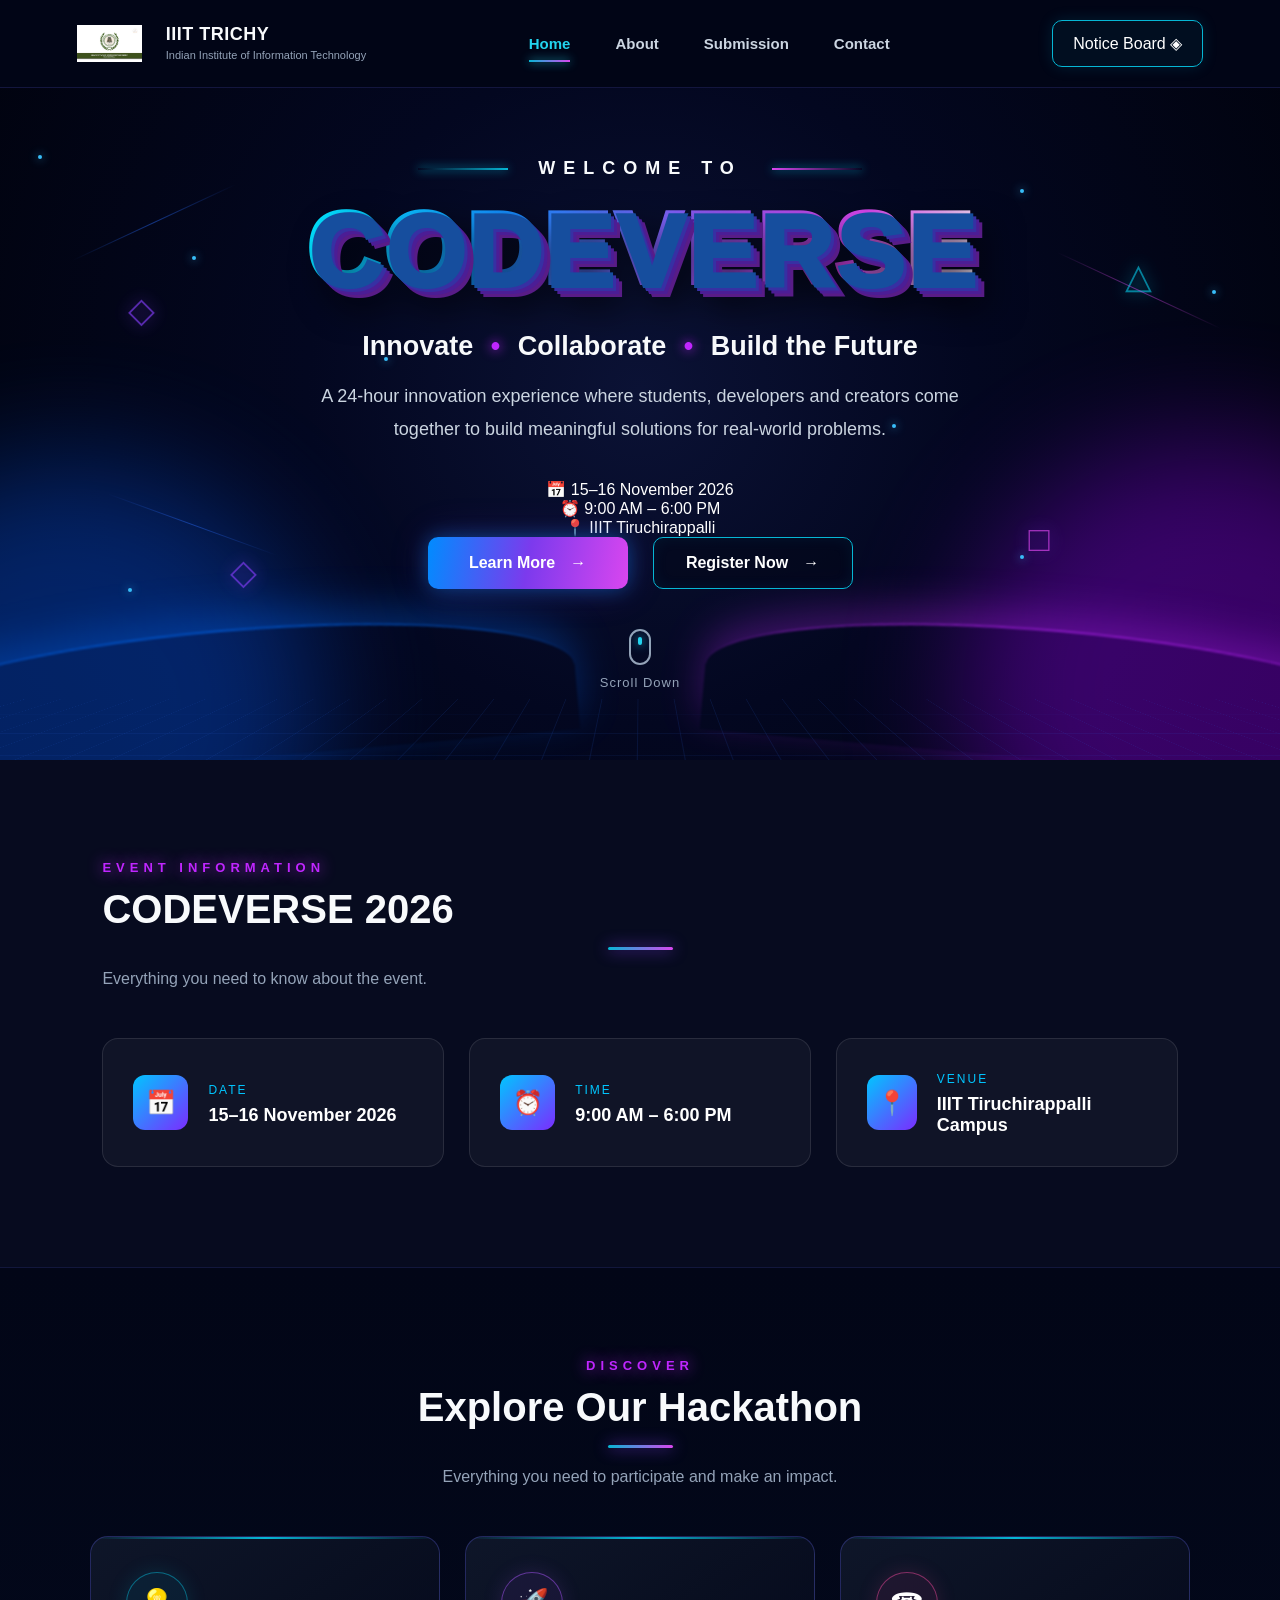
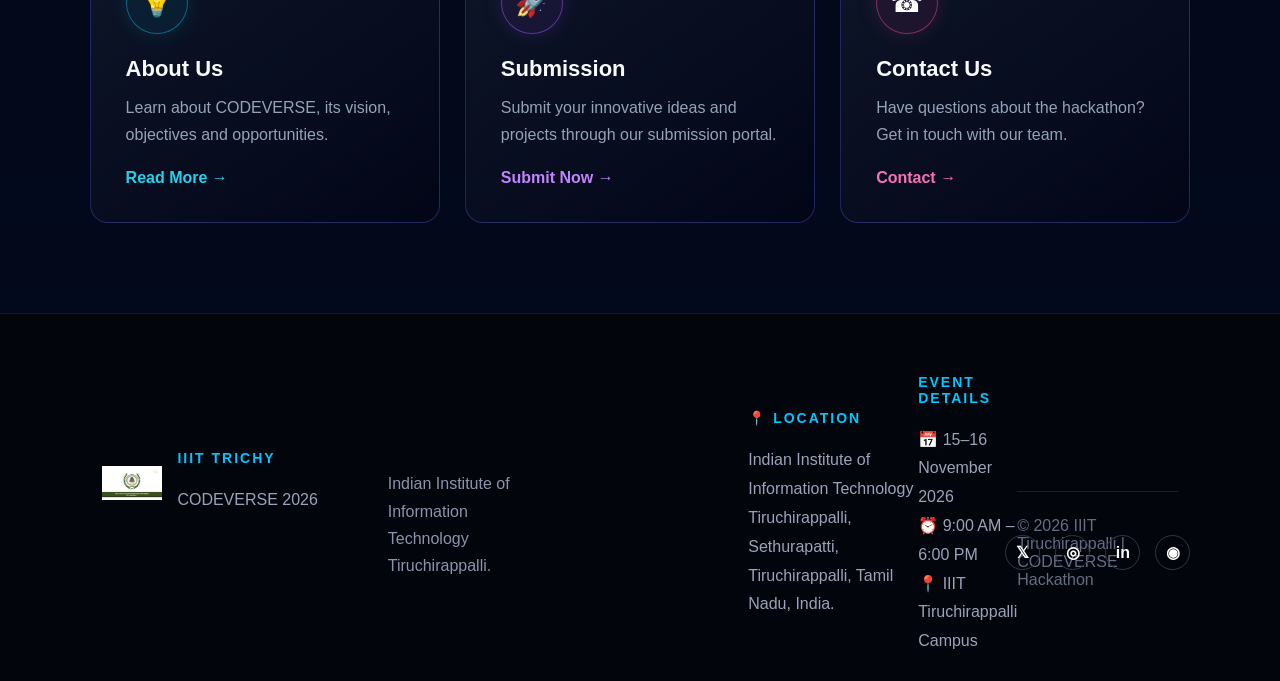
<file: index.html>
<!DOCTYPE html>
<html lang="en">

<head>

    <meta charset="UTF-8">

    <meta name="viewport"
          content="width=device-width, initial-scale=1.0">

    <title>CODEVERSE 2026 | IIIT Trichy</title>

    <link rel="stylesheet"
          href="css/style.css">

</head>


<body>


    <!-- =========================
         NAVIGATION
    ========================== -->

    <header class="navbar">

        <div class="logo">

            <img src="images/iiit-trichy-logo.png"
                 alt="IIIT Trichy Logo"
                 class="college-logo">

            <div class="logo-text">

                <h2>IIIT TRICHY</h2>

                <span>
                    Indian Institute of Information Technology
                </span>

            </div>

        </div>


        <nav>

            <ul class="nav-links">

                <li>
                    <a href="index.html"
                       class="active">
                        Home
                    </a>
                </li>

                <li>
                    <a href="about.html">
                        About
                    </a>
                </li>

                <li>
                    <a href="submission.html">
                        Submission
                    </a>
                </li>

                <li>
                    <a href="contact.html">
                        Contact
                    </a>
                </li>

            </ul>

        </nav>


        <a href="submission.html"
           class="notice-btn">

            Notice Board

            <span>◈</span>

        </a>

    </header>



    <!-- =========================
         HERO SECTION
    ========================== -->

    <main>

        <section class="hero">


            <!-- Background -->

            <div class="hero-background">

                <div class="glow glow-blue"></div>

                <div class="glow glow-purple"></div>


                <!-- Stars -->

                <span class="star star-1"></span>
                <span class="star star-2"></span>
                <span class="star star-3"></span>
                <span class="star star-4"></span>
                <span class="star star-5"></span>
                <span class="star star-6"></span>
                <span class="star star-7"></span>
                <span class="star star-8"></span>


                <!-- Floating Shapes -->

                <div class="floating-shape shape-1">
                    ◇
                </div>

                <div class="floating-shape shape-2">
                    △
                </div>

                <div class="floating-shape shape-3">
                    ◇
                </div>

                <div class="floating-shape shape-4">
                    □
                </div>


                <!-- Connecting Lines -->

                <div class="network network-1"></div>

                <div class="network network-2"></div>

                <div class="network network-3"></div>


                <!-- Neon Waves -->

                <div class="wave wave-blue"></div>

                <div class="wave wave-purple"></div>


                <!-- Perspective Grid -->

                <div class="perspective-grid"></div>

            </div>



            <!-- Hero Content -->

            <div class="hero-content">


                <div class="welcome">

                    <span></span>

                    WELCOME TO

                    <span></span>

                </div>


                <h1 class="hackathon-title">

                    CODEVERSE

                </h1>


                <h2 class="tagline">

                    Innovate

                    <span>•</span>

                    Collaborate

                    <span>•</span>

                    Build the Future

                </h2>


                <p class="hero-description">

                    A 24-hour innovation experience where
                    students, developers and creators come
                    together to build meaningful solutions
                    for real-world problems.

                </p>


                <!-- Event Quick Info -->

                <div class="hero-event-info">

                    <div>

                        <strong>📅</strong>

                        <span>
                            15–16 November 2026
                        </span>

                    </div>


                    <div>

                        <strong>⏰</strong>

                        <span>
                            9:00 AM – 6:00 PM
                        </span>

                    </div>


                    <div>

                        <strong>📍</strong>

                        <span>
                            IIIT Tiruchirappalli
                        </span>

                    </div>

                </div>


                <!-- Buttons -->

                <div class="hero-buttons">

                    <a href="about.html"
                       class="btn primary-btn">

                        Learn More

                        <span>→</span>

                    </a>


                    <a href="submission.html"
                       class="btn secondary-btn">

                        Register Now

                        <span>→</span>

                    </a>

                </div>


                <!-- Scroll -->

                <div class="scroll-indicator">

                    <div class="mouse">

                        <div></div>

                    </div>

                    <p>
                        Scroll Down
                    </p>

                </div>

            </div>

        </section>



        <!-- =========================
             EVENT DETAILS
        ========================== -->

        <section class="event-details">


            <div class="section-heading">

                <p>
                    EVENT INFORMATION
                </p>

                <h2>
                    CODEVERSE 2026
                </h2>

                <div class="heading-line"></div>

                <span>
                    Everything you need to know
                    about the event.
                </span>

            </div>


            <div class="event-info">


                <!-- Date -->

                <div class="event-item">

                    <div class="event-icon">
                        📅
                    </div>

                    <div>

                        <span>
                            DATE
                        </span>

                        <h3>
                            15–16 November 2026
                        </h3>

                    </div>

                </div>



                <!-- Time -->

                <div class="event-item">

                    <div class="event-icon">
                        ⏰
                    </div>

                    <div>

                        <span>
                            TIME
                        </span>

                        <h3>
                            9:00 AM – 6:00 PM
                        </h3>

                    </div>

                </div>



                <!-- Venue -->

                <div class="event-item">

                    <div class="event-icon">
                        📍
                    </div>

                    <div>

                        <span>
                            VENUE
                        </span>

                        <h3>
                            IIIT Tiruchirappalli Campus
                        </h3>

                    </div>

                </div>

            </div>

        </section>



        <!-- =========================
             EXPLORE SECTION
        ========================== -->

        <section class="explore">


            <div class="section-heading">

                <p>
                    DISCOVER
                </p>

                <h2>
                    Explore Our Hackathon
                </h2>

                <div class="heading-line"></div>

                <span>
                    Everything you need to participate
                    and make an impact.
                </span>

            </div>



            <div class="cards">


                <!-- About -->

                <div class="card card-blue">

                    <div class="card-icon">
                        💡
                    </div>

                    <h3>
                        About Us
                    </h3>

                    <p>

                        Learn about CODEVERSE,
                        its vision, objectives and
                        opportunities.

                    </p>

                    <a href="about.html">
                        Read More →
                    </a>

                </div>



                <!-- Submission -->

                <div class="card card-purple">

                    <div class="card-icon">
                        🚀
                    </div>

                    <h3>
                        Submission
                    </h3>

                    <p>

                        Submit your innovative ideas
                        and projects through our
                        submission portal.

                    </p>

                    <a href="submission.html">
                        Submit Now →
                    </a>

                </div>



                <!-- Contact -->

                <div class="card card-pink">

                    <div class="card-icon">
                        ☎
                    </div>

                    <h3>
                        Contact Us
                    </h3>

                    <p>

                        Have questions about the
                        hackathon? Get in touch
                        with our team.

                    </p>

                    <a href="contact.html">
                        Contact →
                    </a>

                </div>


            </div>

        </section>

    </main>



    <!-- =========================
         FOOTER
    ========================== -->

    <footer>


        <div class="footer-content">


            <!-- College -->

            <div class="footer-col">
            <div class="footer-logo"> <img src="images/iiit-trichy-logo.png" 
                alt="IIIT Trichy Logo">
                 <div> 
                    <h3> IIIT TRICHY </h3>
                     <p> CODEVERSE 2026 </p> 
            </div>
         </div>


                          </div>
                <p class="footer-description">

                    Indian Institute of Information
                    Technology Tiruchirappalli.

                </p>

            </div>



            <!-- Location -->

            <div class="footer-col location">

                <h3>
                    📍 LOCATION
                </h3>

                <p>

                    Indian Institute of Information
                    Technology Tiruchirappalli,<br>

                    Sethurapatti,<br>

                    Tiruchirappalli,
                    Tamil Nadu, India.

                </p>

            </div>



            <!-- Event -->

            <div class="footer-col">

                <h3>
                    EVENT DETAILS
                </h3>

                <p>
                    📅 15–16 November 2026
                </p>

                <p>
                    ⏰ 9:00 AM – 6:00 PM
                </p>

                <p>
                    📍 IIIT Tiruchirappalli Campus
                </p>

            </div>


        </div>



        <!-- Footer Bottom -->

        <div class="footer-bottom">


            <p>

                © 2026 IIIT Tiruchirappalli |
                CODEVERSE Hackathon

            </p>


            <div class="social-links">

                <a href="#">
                    𝕏
                </a>

                <a href="#">
                    ◎
                </a>

                <a href="#">
                    in
                </a>

                <a href="#">
                    ◉
                </a>

            </div>


        </div>

    </footer>



    <script src="js/script.js"></script>

</body>

</html>
</file>
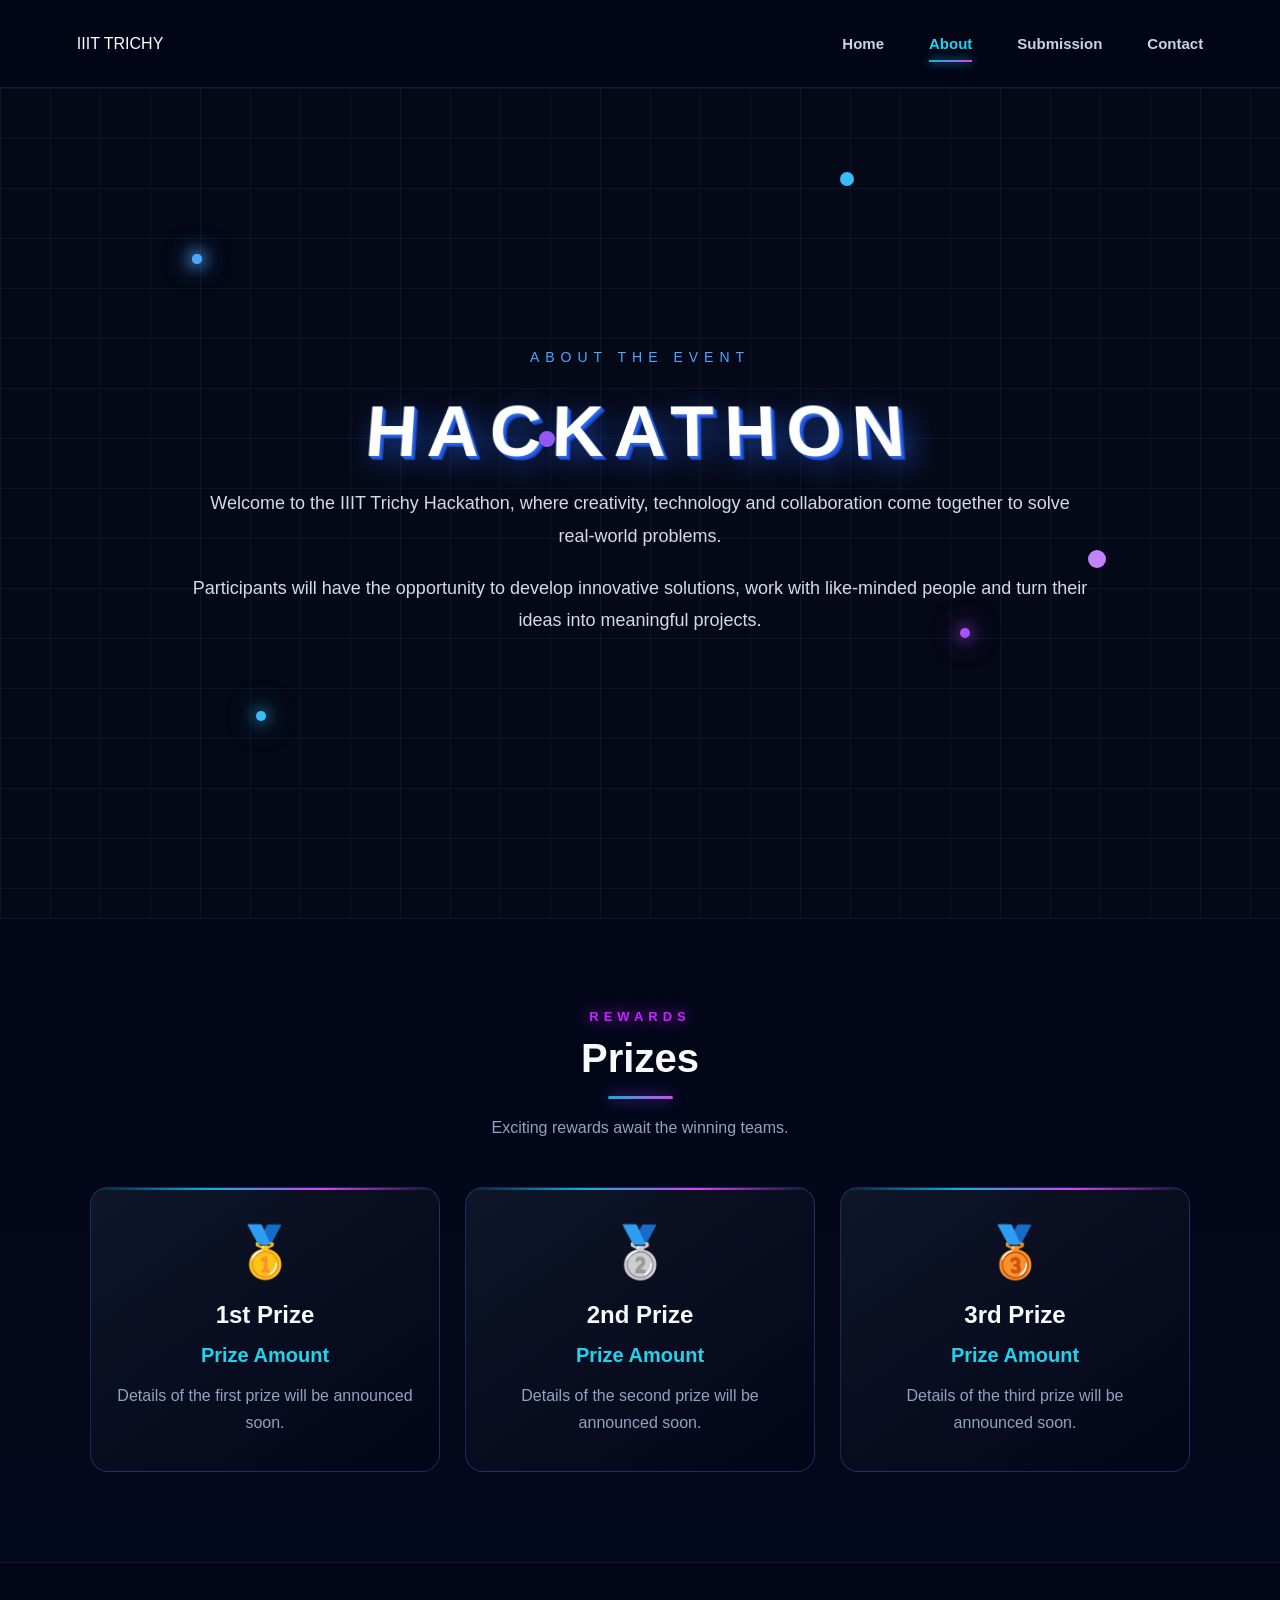
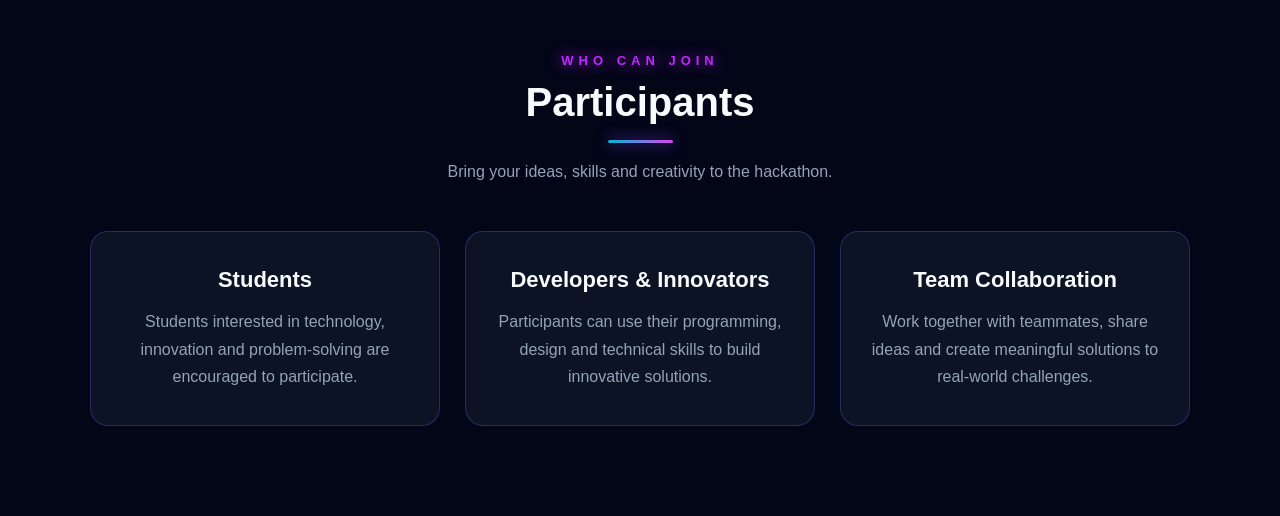
<file: about.html>
<!DOCTYPE html>
<html lang="en">

<head>
    <meta charset="UTF-8">
    <meta name="viewport" content="width=device-width, initial-scale=1.0">

    <title>About | Hackathon</title>

    <link rel="stylesheet" href="css/style.css">
</head>

<body>

    <!-- Navigation -->
    <nav class="navbar">

        <div class="logo">
            IIIT TRICHY
        </div>

        <div class="nav-links">
            <a href="index.html">Home</a>
            <a href="about.html" class="active">About</a>
            <a href="submission.html">Submission</a>
            <a href="contact.html">Contact</a>
        </div>

    </nav>


    <!-- About Section -->
    <main class="about-page">

        <!-- Particles -->
        <div class="particle particle-1"></div>
        <div class="particle particle-2"></div>
        <div class="particle particle-3"></div>

        <div class="about-content">

            <p class="subtitle">ABOUT THE EVENT</p>

            <h1>HACKATHON</h1>

            <p class="about-text">
                Welcome to the IIIT Trichy Hackathon, where creativity,
                technology and collaboration come together to solve
                real-world problems.
            </p>

            <p class="about-text">
                Participants will have the opportunity to develop innovative
                solutions, work with like-minded people and turn their ideas
                into meaningful projects.
            </p>

        </div>

    </main>


    <!-- ============================= -->
    <!-- PRIZES SECTION -->
    <!-- ============================= -->

    <section class="prizes-section">

        <div class="section-heading">

            <p>REWARDS</p>

            <h2>Prizes</h2>

            <div class="heading-line"></div>

            <span>
                Exciting rewards await the winning teams.
            </span>

        </div>


        <div class="prize-cards">

            <!-- First Prize -->
            <div class="prize-card">

                <div class="prize-icon">🥇</div>

                <h3>1st Prize</h3>

                <p class="prize-amount">
                    Prize Amount
                </p>

                <p>
                    Details of the first prize will be announced soon.
                </p>

            </div>


            <!-- Second Prize -->
            <div class="prize-card">

                <div class="prize-icon">🥈</div>

                <h3>2nd Prize</h3>

                <p class="prize-amount">
                    Prize Amount
                </p>

                <p>
                    Details of the second prize will be announced soon.
                </p>

            </div>


            <!-- Third Prize -->
            <div class="prize-card">

                <div class="prize-icon">🥉</div>

                <h3>3rd Prize</h3>

                <p class="prize-amount">
                    Prize Amount
                </p>

                <p>
                    Details of the third prize will be announced soon.
                </p>

            </div>

        </div>

    </section>


    <!-- ============================= -->
    <!-- PARTICIPANTS SECTION -->
    <!-- ============================= -->

    <section class="participants-section">

        <div class="section-heading">

            <p>WHO CAN JOIN</p>

            <h2>Participants</h2>

            <div class="heading-line"></div>

            <span>
                Bring your ideas, skills and creativity to the hackathon.
            </span>

        </div>


        <div class="participants-content">

            <div class="participant-box">

                <h3>Students</h3>

                <p>
                    Students interested in technology, innovation and
                    problem-solving are encouraged to participate.
                </p>

            </div>


            <div class="participant-box">

                <h3>Developers & Innovators</h3>

                <p>
                    Participants can use their programming, design and
                    technical skills to build innovative solutions.
                </p>

            </div>


            <div class="participant-box">

                <h3>Team Collaboration</h3>

                <p>
                    Work together with teammates, share ideas and create
                    meaningful solutions to real-world challenges.
                </p>

            </div>

        </div>

    </section>


    <script src="js/script.js"></script>

</body>

</html>
</file>
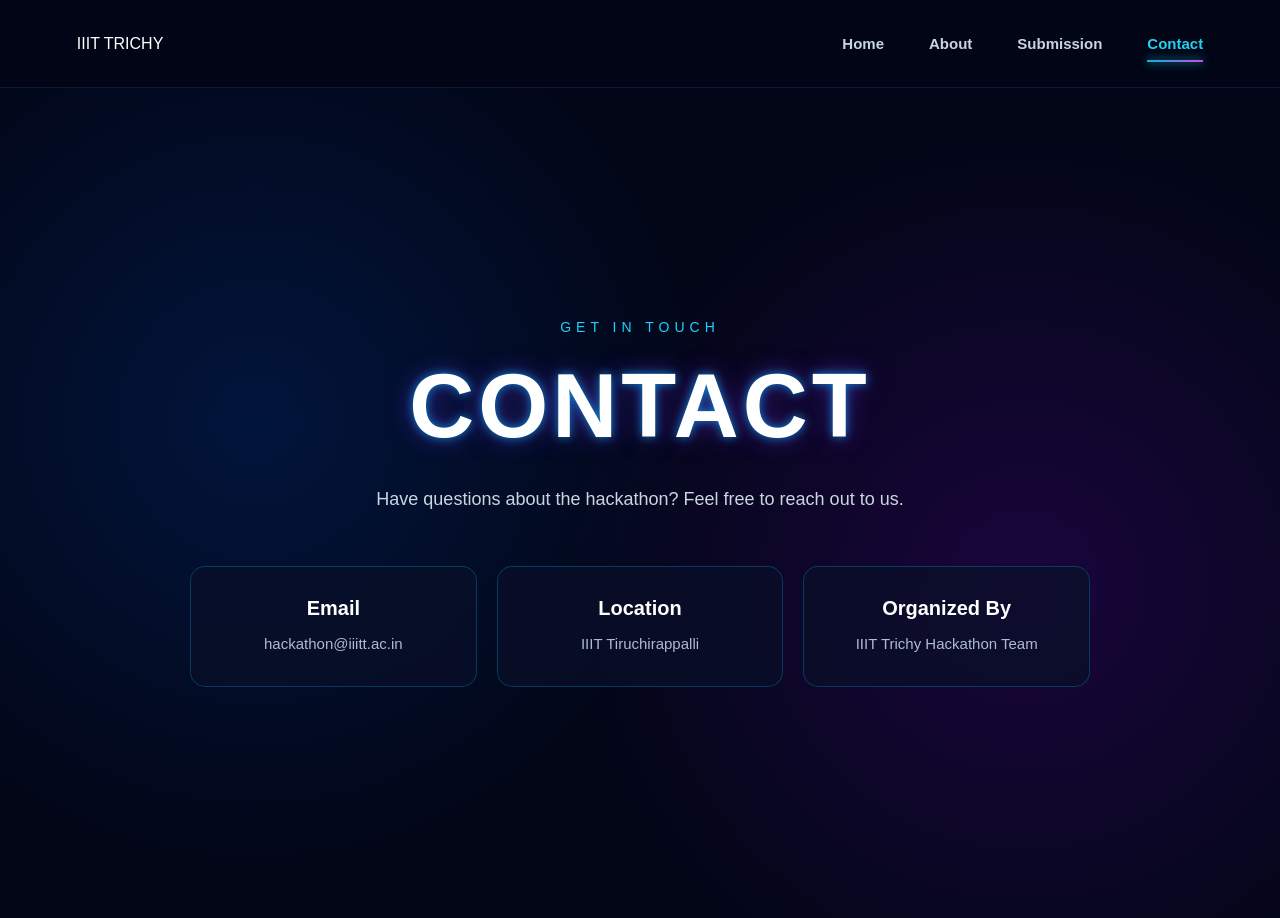
<file: contact.html>
<!DOCTYPE html>
<html lang="en">

<head>
    <meta charset="UTF-8">
    <meta name="viewport" content="width=device-width, initial-scale=1.0">

    <title>Contact | Hackathon</title>

    <link rel="stylesheet" href="css/style.css">
</head>

<body>

    <!-- Navigation -->
    <nav class="navbar">

        <div class="logo">
            IIIT TRICHY
        </div>

        <div class="nav-links">
            <a href="index.html">Home</a>
            <a href="about.html">About</a>
            <a href="submission.html">Submission</a>
            <a href="contact.html" class="active">Contact</a>
        </div>

    </nav>


    <!-- Contact Section -->
    <main class="contact-page">

        <div class="contact-content">

            <p class="subtitle">GET IN TOUCH</p>

            <h1>CONTACT</h1>

            <p class="contact-intro">
                Have questions about the hackathon?
                Feel free to reach out to us.
            </p>


            <div class="contact-card">

                <div class="contact-item">
                    <h3>Email</h3>
                    <p>hackathon@iiitt.ac.in</p>
                </div>

                <div class="contact-item">
                    <h3>Location</h3>
                    <p>IIIT Tiruchirappalli</p>
                </div>

                <div class="contact-item">
                    <h3>Organized By</h3>
                    <p>IIIT Trichy Hackathon Team</p>
                </div>

            </div>

        </div>

    </main>
    <script src="js/script.js"></script>

</body>

</html>
</file>
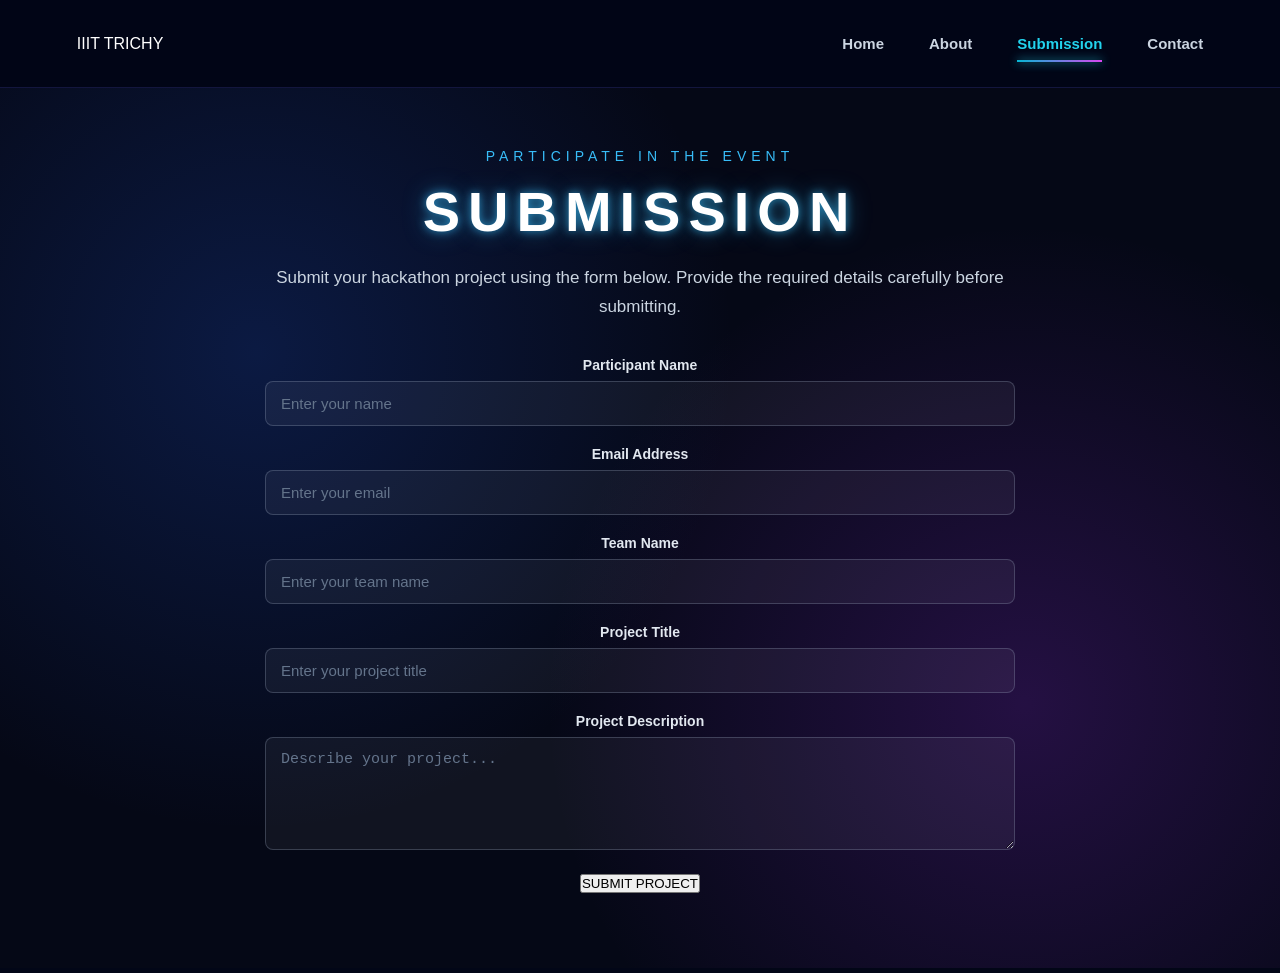
<file: submission.html>
<!DOCTYPE html>
<html lang="en">

<head>
    <meta charset="UTF-8">
    <meta name="viewport" content="width=device-width, initial-scale=1.0">

    <title>Submission | Hackathon</title>

    <link rel="stylesheet" href="css/style.css">
</head>

<body>

    <!-- Navigation -->
    <nav class="navbar">

        <div class="logo">
            IIIT TRICHY
        </div>

        <div class="nav-links">
            <a href="index.html">Home</a>
            <a href="about.html">About</a>
            <a href="submission.html" class="active">Submission</a>
            <a href="contact.html">Contact</a>
        </div>

    </nav>


    <!-- Submission Section -->
    <main class="submission-page">

        <div class="submission-content">

            <p class="subtitle">PARTICIPATE IN THE EVENT</p>

            <h1>SUBMISSION</h1>

            <p class="submission-description">
                Submit your hackathon project using the form below.
                Provide the required details carefully before submitting.
            </p>


            <!-- Submission Form -->
            <form id="submissionForm">

                <div class="form-group">

                    <label for="name">
                        Participant Name
                    </label>

                    <input
                        type="text"
                        id="name"
                        name="name"
                        placeholder="Enter your name"
                        required
                    >

                </div>


                <div class="form-group">

                    <label for="email">
                        Email Address
                    </label>

                    <input
                        type="email"
                        id="email"
                        name="email"
                        placeholder="Enter your email"
                        required
                    >

                </div>


                <div class="form-group">

                    <label for="team">
                        Team Name
                    </label>

                    <input
                        type="text"
                        id="team"
                        name="team"
                        placeholder="Enter your team name"
                        required
                    >

                </div>


                <div class="form-group">

                    <label for="project">
                        Project Title
                    </label>

                    <input
                        type="text"
                        id="project"
                        name="project"
                        placeholder="Enter your project title"
                        required
                    >

                </div>


                <div class="form-group">

                    <label for="description">
                        Project Description
                    </label>

                    <textarea
                        id="description"
                        name="description"
                        rows="5"
                        placeholder="Describe your project..."
                        required
                    ></textarea>

                </div>


                <button type="submit" id="submitButton">
                SUBMIT PROJECT
                </button>

                <p id="successMessage"></p>

            </form>

        </div>

    </main>
    <script src="js/script.js"></script>

</body>

</html>
</file>
<file: css/style.css>
/* ========================================
   RESET
======================================== */

* {
    margin: 0;
    padding: 0;
    box-sizing: border-box;
}


html {
    scroll-behavior: smooth;
}


body {

    font-family:
        "Segoe UI",
        Arial,
        sans-serif;

    background: #020617;

    color: #ffffff;

    overflow-x: hidden;
}



/* ========================================
   NAVIGATION
======================================== */

.navbar {

    height: 88px;

    width: 100%;

    padding: 0 6%;

    display: flex;

    align-items: center;

    justify-content: space-between;

    position: relative;

    z-index: 100;

    background:
        rgba(2, 6, 23, 0.92);

    border-bottom:
        1px solid
        rgba(99, 102, 241, 0.18);

    backdrop-filter:
        blur(15px);
}



/* Logo */

.logo {

    display: flex;

    align-items: center;

    gap: 12px;
}


.logo-icon {

    width: 48px;

    height: 48px;

    display: flex;

    align-items: center;

    justify-content: center;

    border-radius: 12px;

    font-size: 25px;

    color: white;

    background:
        linear-gradient(
            135deg,
            #06b6d4,
            #7c3aed
        );

    box-shadow:

        0 0 15px
        rgba(6, 182, 212, 0.5),

        0 0 30px
        rgba(124, 58, 237, 0.3);
}


.logo-text h2 {

    font-size: 18px;

    letter-spacing: 0.5px;

    color: #f8fafc;
}


.logo-text span {

    font-size: 11px;

    color: #94a3b8;
}



/* Navigation */

.nav-links {

    display: flex;

    list-style: none;

    gap: 45px;
}


.nav-links a {

    text-decoration: none;

    color: #cbd5e1;

    font-size: 15px;

    font-weight: 600;

    padding: 10px 0;

    position: relative;

    transition: 0.3s;
}


.nav-links a:hover {

    color: #22d3ee;

}


.nav-links a.active {

    color: #22d3ee;

}


.nav-links a.active::after {

    content: "";

    position: absolute;

    left: 0;

    bottom: 0;

    width: 100%;

    height: 2px;

    background:
        linear-gradient(
            90deg,
            #06b6d4,
            #d946ef
        );

    box-shadow:

        0 0 10px
        #22d3ee;
}



/* Notice */

.notice-btn {

    text-decoration: none;

    color: white;

    padding: 13px 20px;

    border-radius: 10px;

    border: 1px solid
        #06b6d4;

    background:
        rgba(6, 182, 212, 0.05);

    box-shadow:
        0 0 15px
        rgba(6, 182, 212, 0.15);

    transition: 0.3s;
}


.notice-btn:hover {

    background:
        linear-gradient(
            90deg,
            #0891b2,
            #7c3aed
        );

    box-shadow:
        0 0 25px
        rgba(6, 182, 212, 0.4);

    transform:
        translateY(-2px);
}



/* ========================================
   HERO
======================================== */

.hero {

    min-height: 650px;

    position: relative;

    overflow: hidden;

    display: flex;

    align-items: center;

    justify-content: center;

    text-align: center;

    background:
        radial-gradient(
            circle at 50% 45%,
            #0b1235 0%,
            #030720 45%,
            #01030f 100%
        );
}



/* ========================================
   HERO BACKGROUND
======================================== */

.hero-background {

    position: absolute;

    inset: 0;

    overflow: hidden;

    pointer-events: none;
}



/* Blue glow */

.glow {

    position: absolute;

    border-radius: 50%;

    filter: blur(60px);

    opacity: 0.35;

    animation:
        glowMove 8s ease-in-out infinite;
}


.glow-blue {

    width: 500px;

    height: 500px;

    left: -180px;

    bottom: -200px;

    background:
        #075eff;
}


.glow-purple {

    width: 500px;

    height: 500px;

    right: -180px;

    bottom: -180px;

    background:
        #9d00ff;

    animation-delay: 3s;
}


@keyframes glowMove {

    0%,
    100% {

        transform:
            translate(0, 0);

    }

    50% {

        transform:
            translate(40px, -30px);

    }

}



/* ========================================
   STARS
======================================== */

.star {

    position: absolute;

    width: 4px;

    height: 4px;

    border-radius: 50%;

    background: #38bdf8;

    box-shadow:
        0 0 10px
        #38bdf8;

    animation:
        starPulse 3s ease-in-out infinite;
}


.star-1 {
    top: 10%;
    left: 3%;
}

.star-2 {
    top: 25%;
    left: 15%;
}

.star-3 {
    top: 15%;
    right: 20%;
}

.star-4 {
    top: 30%;
    right: 5%;
}

.star-5 {
    bottom: 25%;
    left: 10%;
}

.star-6 {
    bottom: 30%;
    right: 20%;
}

.star-7 {
    top: 40%;
    left: 30%;
}

.star-8 {
    top: 50%;
    right: 30%;
}


@keyframes starPulse {

    0%,
    100% {

        opacity: 0.25;

        transform:
            scale(1);
    }

    50% {

        opacity: 1;

        transform:
            scale(2);
    }
}



/* ========================================
   FLOATING SHAPES
======================================== */

.floating-shape {

    position: absolute;

    color: #7c3aed;

    font-size: 35px;

    opacity: 0.7;

    text-shadow:
        0 0 15px
        #7c3aed;

    animation:
        shapeFloat 7s ease-in-out infinite;
}


.shape-1 {

    left: 10%;

    top: 30%;
}


.shape-2 {

    right: 10%;

    top: 25%;

    color: #06b6d4;

    text-shadow:
        0 0 15px
        #06b6d4;

    animation-delay: 2s;
}


.shape-3 {

    left: 18%;

    bottom: 25%;

    animation-delay: 3s;
}


.shape-4 {

    right: 18%;

    bottom: 30%;

    color: #d946ef;

    animation-delay: 4s;
}


@keyframes shapeFloat {

    0%,
    100% {

        transform:
            translateY(0)
            rotate(0deg);

    }

    50% {

        transform:
            translateY(-30px)
            rotate(180deg);

    }

}



/* ========================================
   NETWORK LINES
======================================== */

.network {

    position: absolute;

    height: 1px;

    width: 180px;

    background:
        linear-gradient(
            90deg,
            transparent,
            #2563eb,
            transparent
        );

    opacity: 0.5;

    transform: rotate(-25deg);

    animation:
        linePulse 4s infinite;
}


.network-1 {

    top: 20%;

    left: 5%;
}


.network-2 {

    top: 30%;

    right: 4%;

    transform:
        rotate(25deg);

    background:
        linear-gradient(
            90deg,
            transparent,
            #d946ef,
            transparent
        );
}


.network-3 {

    bottom: 35%;

    left: 8%;

    transform:
        rotate(20deg);
}


@keyframes linePulse {

    0%,
    100% {

        opacity: 0.15;
    }

    50% {

        opacity: 0.8;
    }
}



/* ========================================
   NEON WAVES
======================================== */

.wave {

    position: absolute;

    bottom: 0;

    width: 55%;

    height: 130px;

    border-radius:
        50% 50% 0 0;

    filter: blur(1px);

    opacity: 0.6;
}


.wave-blue {

    left: -10%;

    border-top:
        2px solid #006eff;

    box-shadow:
        0 -15px 40px
        rgba(0, 110, 255, 0.5);

    transform:
        rotate(-5deg);
}


.wave-purple {

    right: -10%;

    border-top:
        2px solid #c026ff;

    box-shadow:
        0 -15px 40px
        rgba(192, 38, 255, 0.5);

    transform:
        rotate(5deg);
}



/* ========================================
   PERSPECTIVE GRID
======================================== */

.perspective-grid {

    position: absolute;

    bottom: -100px;

    left: -10%;

    width: 120%;

    height: 230px;

    background-image:

        linear-gradient(
            rgba(37, 99, 235, 0.25) 1px,
            transparent 1px
        ),

        linear-gradient(
            90deg,
            rgba(37, 99, 235, 0.25) 1px,
            transparent 1px
        );

    background-size:
        45px 45px;

    transform:
        perspective(400px)
        rotateX(60deg);

    opacity: 0.5;

    animation:
        gridMove 7s linear infinite;
}


@keyframes gridMove {

    from {

        background-position:
            0 0;
    }

    to {

        background-position:
            0 45px;
    }
}



/* ========================================
   HERO CONTENT
======================================== */

.hero-content {

    position: relative;

    z-index: 10;

    width: 90%;

    max-width: 1100px;

    padding: 70px 20px;
}



/* Welcome */

.welcome {

    display: flex;

    align-items: center;

    justify-content: center;

    gap: 30px;

    color: #f8fafc;

    font-size: 18px;

    font-weight: 700;

    letter-spacing: 8px;

    margin-bottom: 20px;
}


.welcome span {

    width: 90px;

    height: 2px;

    background:
        linear-gradient(
            90deg,
            transparent,
            #06b6d4
        );

    box-shadow:
        0 0 10px
        #06b6d4;
}


.welcome span:last-child {

    background:
        linear-gradient(
            90deg,
            #d946ef,
            transparent
        );
}



/* ========================================
   3D HACKATHON
======================================== */

.hackathon-title {

    font-size:
        clamp(4rem, 11vw, 9rem);

    line-height: 0.95;

    font-weight: 1000;

    letter-spacing: 3px;

    margin-bottom: 30px;

    position: relative;

    display: inline-block;

    color: #ffffff;

    background:
        linear-gradient(
            110deg,
            #00eaff 0%,
            #168cff 30%,
            #8b5cf6 55%,
            #d946ef 80%,
            #ffffff 100%
        );

    -webkit-background-clip: text;

    -webkit-text-fill-color:
        transparent;


    /* 3D extrusion */

    text-shadow:

        3px 3px 0 #164e9e,

        6px 6px 0 #3730a3,

        9px 9px 0 #4c1d95,

        12px 12px 0 #581c87,

        18px 20px 35px
        rgba(0, 0, 0, 0.8);


    animation:
        titleFloat 4s ease-in-out infinite;
}


@keyframes titleFloat {

    0%,
    100% {

        transform:
            translateY(0);
    }

    50% {

        transform:
            translateY(-8px);
    }
}



/* ========================================
   TAGLINE
======================================== */

.tagline {

    font-size: 27px;

    color: #f8fafc;

    margin-bottom: 18px;

    font-weight: 700;
}


.tagline span {

    color: #c026ff;

    padding: 0 10px;

    text-shadow:
        0 0 12px
        #c026ff;
}



/* ========================================
   DESCRIPTION
======================================== */

.hero-description {

    max-width: 700px;

    margin: 0 auto 35px;

    color: #cbd5e1;

    font-size: 18px;

    line-height: 1.8;
}



/* ========================================
   BUTTONS
======================================== */

.hero-buttons {

    display: flex;

    justify-content: center;

    gap: 25px;

    margin-bottom: 40px;
}


.btn {

    min-width: 200px;

    padding: 16px 28px;

    border-radius: 10px;

    text-decoration: none;

    font-weight: 700;

    display: inline-flex;

    justify-content: center;

    align-items: center;

    gap: 15px;

    transition: 0.3s;
}



/* Primary */

.primary-btn {

    color: white;

    background:
        linear-gradient(
            100deg,
            #008cff,
            #7c3aed,
            #d946ef
        );

    box-shadow:

        0 0 20px
        rgba(0, 140, 255, 0.4),

        0 0 40px
        rgba(124, 58, 237, 0.2);
}


.primary-btn:hover {

    transform:
        translateY(-5px);

    box-shadow:

        0 0 30px
        rgba(0, 140, 255, 0.7),

        0 0 50px
        rgba(217, 70, 239, 0.3);
}



/* Secondary */

.secondary-btn {

    color: #ffffff;

    border:
        1px solid #06b6d4;

    background:
        rgba(2, 6, 23, 0.5);

    box-shadow:
        inset 0 0 15px
        rgba(6, 182, 212, 0.08);
}


.secondary-btn:hover {

    background:
        rgba(6, 182, 212, 0.15);

    transform:
        translateY(-5px);

    box-shadow:
        0 0 25px
        rgba(6, 182, 212, 0.35);
}



/* ========================================
   SCROLL
======================================== */

.scroll-indicator {

    display: flex;

    flex-direction: column;

    align-items: center;

    gap: 10px;

    color: #94a3b8;
}


.scroll-indicator p {

    font-size: 13px;

    letter-spacing: 1px;
}


.mouse {

    width: 22px;

    height: 36px;

    border:
        2px solid #94a3b8;

    border-radius: 15px;

    display: flex;

    justify-content: center;

    padding-top: 6px;
}


.mouse div {

    width: 4px;

    height: 8px;

    border-radius: 5px;

    background: #22d3ee;

    box-shadow:
        0 0 10px
        #22d3ee;

    animation:
        scrollMove 1.5s infinite;
}


@keyframes scrollMove {

    0% {

        transform:
            translateY(0);

        opacity: 1;
    }

    100% {

        transform:
            translateY(12px);

        opacity: 0;
    }
}



/* ========================================
   EXPLORE SECTION
======================================== */

.explore {

    padding: 90px 7%;

    text-align: center;

    background:
        linear-gradient(
            180deg,
            #020617,
            #03091c
        );

    border-top:
        1px solid
        rgba(99, 102, 241, 0.15);
}


.section-heading p {

    color: #c026ff;

    font-weight: 800;

    letter-spacing: 5px;

    font-size: 13px;

    margin-bottom: 12px;

    text-shadow:
        0 0 15px
        #c026ff;
}


.section-heading h2 {

    font-size: 40px;

    color: #f8fafc;

    margin-bottom: 15px;
}


.heading-line {

    width: 65px;

    height: 3px;

    margin: auto;

    margin-bottom: 20px;

    border-radius: 10px;

    background:
        linear-gradient(
            90deg,
            #06b6d4,
            #d946ef
        );

    box-shadow:
        0 0 15px
        #7c3aed;
}


.section-heading span {

    color: #94a3b8;

    font-size: 16px;
}



/* ========================================
   CARDS
======================================== */

.cards {

    max-width: 1150px;

    margin: 50px auto 0;

    display: grid;

    grid-template-columns:
        repeat(3, 1fr);

    gap: 25px;
}


.card {

    padding: 35px;

    text-align: left;

    background:
        linear-gradient(
            145deg,
            rgba(15, 23, 42, 0.95),
            rgba(2, 6, 23, 0.9)
        );

    border:
        1px solid
        rgba(99, 102, 241, 0.3);

    border-radius: 18px;

    transition: 0.4s;

    position: relative;

    overflow: hidden;
}


.card::before {

    content: "";

    position: absolute;

    top: 0;

    left: 0;

    width: 100%;

    height: 2px;

    background:
        linear-gradient(
            90deg,
            transparent,
            #06b6d4,
            transparent
        );
}


.card:hover {

    transform:
        translateY(-10px);

    border-color:
        #2563eb;

    box-shadow:
        0 0 30px
        rgba(37, 99, 235, 0.15);
}


.card-purple:hover {

    border-color:
        #a855f7;

    box-shadow:
        0 0 30px
        rgba(168, 85, 247, 0.15);
}


.card-pink:hover {

    border-color:
        #ec4899;

    box-shadow:
        0 0 30px
        rgba(236, 72, 153, 0.15);
}



/* Icons */

.card-icon {

    width: 62px;

    height: 62px;

    display: flex;

    align-items: center;

    justify-content: center;

    border-radius: 50%;

    font-size: 27px;

    margin-bottom: 22px;

    background:
        rgba(6, 182, 212, 0.08);

    border:
        1px solid
        rgba(6, 182, 212, 0.5);

    box-shadow:
        0 0 20px
        rgba(6, 182, 212, 0.15);
}


.card-purple .card-icon {

    background:
        rgba(168, 85, 247, 0.08);

    border-color:
        rgba(168, 85, 247, 0.5);

    box-shadow:
        0 0 20px
        rgba(168, 85, 247, 0.15);
}


.card-pink .card-icon {

    background:
        rgba(236, 72, 153, 0.08);

    border-color:
        rgba(236, 72, 153, 0.5);

    box-shadow:
        0 0 20px
        rgba(236, 72, 153, 0.15);
}


.card h3 {

    color: #f8fafc;

    font-size: 22px;

    margin-bottom: 12px;
}


.card p {

    color: #94a3b8;

    line-height: 1.7;

    margin-bottom: 20px;
}


.card a {

    color: #22d3ee;

    text-decoration: none;

    font-weight: 700;
}


.card-purple a {

    color: #c084fc;
}


.card-pink a {

    color: #f472b6;
}



/* ========================================
   FOOTER
======================================== */

footer {

    padding: 25px 7%;

    display: flex;

    justify-content: center;

    align-items: center;

    position: relative;

    background: #01030f;

    border-top:
        1px solid
        rgba(99, 102, 241, 0.2);

    color: #64748b;
}


.social-links {

    position: absolute;

    right: 7%;

    display: flex;

    gap: 20px;
}


.social-links a {

    color: #94a3b8;

    text-decoration: none;

    font-weight: 700;

    transition: 0.3s;
}


.social-links a:hover {

    color: #22d3ee;

    text-shadow:
        0 0 10px
        #22d3ee;
}



/* ========================================
   RESPONSIVE
======================================== */

@media (max-width: 1000px) {

    .nav-links {

        gap: 20px;
    }


    .notice-btn {

        display: none;
    }


    .cards {

        grid-template-columns: 1fr;

        max-width: 550px;
    }

}



@media (max-width: 700px) {

    .navbar {

        height: auto;

        padding: 18px 5%;

        flex-direction: column;

        gap: 15px;
    }


    .nav-links {

        gap: 18px;

        flex-wrap: wrap;

        justify-content: center;
    }


    .hero {

        min-height: 700px;
    }


    .welcome {

        font-size: 13px;

        letter-spacing: 5px;

        gap: 10px;
    }


    .welcome span {

        width: 35px;
    }


    .hackathon-title {

        font-size:
            clamp(
                3.2rem,
                15vw,
                6rem
            );

        letter-spacing: 1px;
    }


    .tagline {

        font-size: 19px;

        line-height: 1.6;
    }


    .hero-description {

        font-size: 16px;
    }


    .hero-buttons {

        flex-direction: column;

        align-items: center;

        gap: 15px;
    }


    .btn {

        width: 210px;
    }


    .section-heading h2 {

        font-size: 30px;
    }


    footer {

        flex-direction: column;

        gap: 20px;
    }


    .social-links {

        position: static;
    }

}

/* =====================================
   VISIBLE ANIMATED BACKGROUND
   ===================================== */

.about-page {
    min-height: calc(100vh - 70px);

    display: flex;
    justify-content: center;
    align-items: center;

    position: relative;
    overflow: hidden;

    /* Animated gradient background */
    background:
        radial-gradient(
            circle at 20% 30%,
            rgba(37, 99, 235, 0.45),
            transparent 35%
        ),
        radial-gradient(
            circle at 80% 70%,
            rgba(147, 51, 234, 0.45),
            transparent 35%
        ),
        #050816;

    background-size: 200% 200%;

    animation: backgroundMove 6s ease-in-out infinite alternate;
}


/* =====================================
   ANIMATION
   ===================================== */

@keyframes backgroundMove {

    0% {
        background-position: 0% 0%;
    }

    50% {
        background-position: 100% 50%;
    }

    100% {
        background-position: 0% 100%;
    }

}

.about-content {
    width: min(900px, 90%);
    text-align: center;
    position: relative;
    z-index: 2;
}

.about-content .subtitle {
    color: #4da6ff;
    letter-spacing: 6px;
    font-size: 14px;
    margin-bottom: 30px;
}

/* =========================
   RESPONSIVE HEADINGS
========================= */

.hackathon-title,
.about-content h1 {
    font-size: clamp(3rem, 8vw, 7rem);
    line-height: 1;
    max-width: 100%;
    overflow-wrap: break-word;
}

.about-text {
    color: #d5d9e8;
    font-size: 18px;
    line-height: 1.8;
    margin: 20px 0;
}

.about-page::before {
    content: "";
    position: absolute;

    width: 10px;
    height: 10px;

    background: #4da6ff;
    border-radius: 50%;

    top: 20%;
    left: 15%;

    box-shadow:
        0 0 15px #4da6ff,
        0 0 30px #4da6ff,

        /* Second particle */
        350px 180px 0 3px #a855f7,

        /* Third particle */
        650px -80px 0 2px #38bdf8,

        /* Fourth particle */
        900px 300px 0 4px #c084fc;

    animation: particleMove 6s ease-in-out infinite alternate;
}

@keyframes particleMove {

    0% {
        transform: translate(0, 0);
    }

    50% {
        transform: translate(300px, 100px);
    }

    100% {
        transform: translate(600px, -50px);
    }

}

/* ============================= */
/* FLOATING PARTICLES */
/* ============================= */

.particle {
    position: absolute;

    width: 10px;
    height: 10px;

    border-radius: 50%;

    z-index: 1;
}


/* Particle 1 */

.particle-1 {
    background: #4da6ff;

    box-shadow:
        0 0 15px #4da6ff,
        0 0 30px #4da6ff;

    top: 20%;
    left: 15%;

    animation: particleOne 6s ease-in-out infinite alternate;
}


/* Particle 2 */

.particle-2 {
    background: #a855f7;

    box-shadow:
        0 0 15px #a855f7,
        0 0 30px #a855f7;

    top: 65%;
    left: 75%;

    animation: particleTwo 8s ease-in-out infinite alternate;
}


/* Particle 3 */

.particle-3 {
    background: #38bdf8;

    box-shadow:
        0 0 15px #38bdf8,
        0 0 30px #38bdf8;

    top: 75%;
    left: 20%;

    animation: particleThree 7s ease-in-out infinite alternate;
}


/* ============================= */
/* PARTICLE ANIMATIONS */
/* ============================= */

@keyframes particleOne {

    0% {
        transform: translate(0, 0);
    }

    100% {
        transform: translate(300px, 120px);
    }

}


@keyframes particleTwo {

    0% {
        transform: translate(0, 0);
    }

    100% {
        transform: translate(-250px, -180px);
    }

}


@keyframes particleThree {

    0% {
        transform: translate(0, 0);
    }

    100% {
        transform: translate(200px, -150px);
    }

}

.about-page {
    min-height: calc(100vh - 70px);

    display: flex;
    justify-content: center;
    align-items: center;

    position: relative;
    overflow: hidden;

    background-color: #050816;

    background-image:
        linear-gradient(
            rgba(77, 166, 255, 0.08) 1px,
            transparent 1px
        ),
        linear-gradient(
            90deg,
            rgba(77, 166, 255, 0.08) 1px,
            transparent 1px
        );

    background-size: 50px 50px;

    animation: gridMove 8s linear infinite;
}
/* Move the grid */

@keyframes gridMove {

    0% {
        background-position: 0 0;
    }

    100% {
        background-position: 50px 50px;
    }
}

/* =====================================
   3D HACKATHON HEADING
   ===================================== */

/* =====================================
   HACKATHON INTRO ANIMATION
   ===================================== */

.about-content h1 {
    font-size: 20px;
    font-weight: 800;
    letter-spacing: 2px;

    color: white;

    position: relative;

    /* Starting position */
    transform:
        perspective(500px)
        rotateX(0deg)
        scale(0.5);

    text-shadow: none;

    /* Animation happens when page loads */
    animation: hackathonIntro 1s ease-out forwards;
}


/* =====================================
   1 SECOND INTRO ANIMATION
   ===================================== */

@keyframes hackathonIntro {

    /* Starting point */
    0% {
        font-size: 20px;

        letter-spacing: 2px;

        transform:
            perspective(500px)
            rotateX(0deg)
            scale(0.5);

        text-shadow: none;
    }


    /* Middle of animation */
    50% {
        transform:
            perspective(500px)
            rotateX(15deg)
            scale(1.05);

        text-shadow:
            2px 2px 0 #2563eb,
            4px 4px 0 #1d4ed8,
            8px 8px 20px rgba(37, 99, 235, 0.7);
    }


    /* Final position */
    100% {
        font-size: 72px;

        letter-spacing: 10px;

        transform:
            perspective(500px)
            rotateX(8deg)
            scale(1);

        text-shadow:
            1px 1px 0 #2563eb,
            2px 2px 0 #2563eb,
            3px 3px 0 #1d4ed8,
            4px 4px 0 #1e40af,
            8px 8px 30px rgba(37, 99, 235, 0.7);
    }

}

/* =====================================
   SUBMISSION PAGE
   ===================================== */

.submission-page {
    min-height: calc(100vh - 70px);

    display: flex;
    justify-content: center;
    align-items: center;

    padding: 60px 20px;

    position: relative;
    overflow: hidden;

    background:
        radial-gradient(
            circle at 20% 30%,
            rgba(30, 80, 200, 0.25),
            transparent 40%
        ),
        radial-gradient(
            circle at 80% 70%,
            rgba(130, 40, 200, 0.25),
            transparent 40%
        ),
        #050816;
}


/* Main content */

.submission-content {
    width: 100%;
    max-width: 750px;

    text-align: center;

    position: relative;
    z-index: 2;
}


/* Small heading */

.submission-content .subtitle {
    color: #38bdf8;

    font-size: 14px;
    letter-spacing: 5px;

    margin-bottom: 15px;
}


/* Main heading */

.submission-content h1 {
    font-size: 56px;
    letter-spacing: 8px;

    color: white;

    margin-bottom: 20px;

    text-shadow:
        0 0 10px rgba(56, 189, 248, 0.7),
        0 0 25px rgba(56, 189, 248, 0.4);
}


/* Description */

.submission-description {
    color: #cbd5e1;

    font-size: 17px;
    line-height: 1.7;

    margin-bottom: 35px;
}

/* =====================================
   SUBMISSION FORM
   ===================================== */

.submission-form {
    width: 100%;

    padding: 35px;

    background: rgba(10, 15, 35, 0.75);

    border: 1px solid rgba(56, 189, 248, 0.25);

    border-radius: 15px;

    box-shadow:
        0 0 30px rgba(56, 189, 248, 0.08);

    backdrop-filter: blur(10px);

    text-align: left;
}


/* Each form field */

.form-group {
    margin-bottom: 20px;
}


/* Labels */

.form-group label {
    display: block;

    color: #e2e8f0;

    font-size: 14px;
    font-weight: 600;

    margin-bottom: 8px;
}


/* Inputs and textarea */

.form-group input,
.form-group textarea {
    width: 100%;

    padding: 13px 15px;

    background: rgba(255, 255, 255, 0.05);

    border: 1px solid rgba(148, 163, 184, 0.3);

    border-radius: 8px;

    color: white;

    font-size: 15px;

    outline: none;

    transition: 0.3s;
}


/* Placeholder */

.form-group input::placeholder,
.form-group textarea::placeholder {
    color: #64748b;
}


/* When user clicks inside input */

.form-group input:focus,
.form-group textarea:focus {
    border-color: #38bdf8;

    box-shadow:
        0 0 10px rgba(56, 189, 248, 0.3);
}


/* Prevent textarea from becoming too small */

.form-group textarea {
    resize: vertical;
}

/* =====================================
   SUBMIT BUTTON
   ===================================== */

.submission-form .submit-btn {
    display: block;

    width: 100%;
    padding: 14px 20px;
    margin-top: 10px;

    border: none;
    border-radius: 8px;

    background: linear-gradient(
        90deg,
        #2563eb,
        #9333ea
    );

    color: white;

    font-size: 15px;
    font-weight: 700;

    letter-spacing: 1px;

    cursor: pointer;

    transition: 0.3s ease;

    box-shadow:
        0 0 15px rgba(37, 99, 235, 0.3);
}


/* Hover effect */

.submission-form .submit-btn:hover {

    transform: translateY(-3px);

    background: linear-gradient(
        90deg,
        #3b82f6,
        #a855f7
    );

    box-shadow:
        0 0 25px rgba(56, 189, 248, 0.6);
}


/* Click effect */

.submission-form .submit-btn:active {

    transform: translateY(0);

}

/* =====================================
   RESPONSIVE SUBMISSION PAGE
   ===================================== */

@media (max-width: 768px) {

    .submission-page {
        padding: 40px 15px;
    }

    .submission-content h1 {
        font-size: 42px;
        letter-spacing: 5px;
    }

    .submission-content .subtitle {
        font-size: 12px;
        letter-spacing: 3px;
    }

    .submission-description {
        font-size: 15px;
    }

    .submission-form {
        padding: 25px 20px;
    }

}

/* =========================
   MOBILE RESPONSIVE
========================= */

@media (max-width: 768px) {

    .hackathon-title,
    .about-content h1 {
        font-size: clamp(2.8rem, 13vw, 5rem);
        line-height: 1;
    }

    .hero,
    .about-page {
        min-height: 100vh;
        height: auto;
        overflow: hidden;
    }

    .about-content {
        width: 100%;
        max-width: 900px;
    }

}


/* =========================
   SMALL PHONES
========================= */

@media (max-width: 480px) {

    .hackathon-title,
    .about-content h1 {
        font-size: clamp(2.3rem, 14vw, 4rem);
        line-height: 1;
    }

    .about-page {
        padding-left: 20px;
        padding-right: 20px;
    }

}

/* =================================
   MOBILE RESPONSIVE FIX
   ================================= */

@media (max-width: 768px) {

    /* HOME PAGE */
    .hackathon-title {
        font-size: clamp(2.8rem, 12vw, 4.5rem);
        line-height: 0.95;
        letter-spacing: 0.02em;
        white-space: nowrap;
    }
}


/* ================================
   ABOUT PAGE - MOBILE FIX
================================ */

@media (max-width: 768px) {

    .about-page {
        min-height: calc(100vh - 70px);
        width: 100%;
        padding: 40px 20px;
        display: flex;
        align-items: center;
        justify-content: center;
        overflow: hidden;
    }

    .about-content {
        width: 100%;
        max-width: 100%;
        text-align: center;
        padding: 0;
    }

    .about-content .subtitle {
        font-size: 12px;
        letter-spacing: 4px;
        margin-bottom: 20px;
    }

    .about-content h1 {
        font-size: clamp(42px, 13vw, 72px);
        line-height: 1;
        letter-spacing: 2px;
        white-space: nowrap;
        max-width: 100%;
        margin: 0 auto 25px;
    }

    .about-content .about-text {
        width: 100%;
        max-width: 500px;
        margin: 0 auto 20px;
        font-size: 15px;
        line-height: 1.8;
        padding: 0;
    }
}


/* Extra-small phones */
@media (max-width: 480px) {

    .about-page {
        padding: 30px 15px;
    }

    .about-content h1 {
        font-size: 13vw;
        letter-spacing: 1px;
    }

    .about-content .subtitle {
        font-size: 10px;
        letter-spacing: 3px;
    }

    .about-content .about-text {
        font-size: 14px;
        line-height: 1.7;
    }
}

/* =========================================
   FINAL MOBILE FIX FOR ABOUT PAGE
========================================= */

@media (max-width: 768px) {

    .about-page {
        width: 100% !important;
        max-width: 100vw !important;
        min-height: calc(100vh - 70px) !important;
        padding: 30px 15px !important;
        overflow: hidden !important;
        box-sizing: border-box !important;
    }

    .about-content {
        width: 100% !important;
        max-width: 100% !important;
        box-sizing: border-box !important;
        text-align: center !important;
    }

    .about-content h1 {
        width: 100% !important;
        max-width: 100% !important;

        /* Important: make the heading fit the phone */
        font-size: clamp(34px, 10vw, 52px) !important;

        line-height: 1 !important;
        letter-spacing: 1px !important;

        /* Keep HACKATHON on one line */
        white-space: nowrap !important;

        margin: 0 auto 25px !important;

        /* Remove possible desktop animation sizing */
        transform-origin: center !important;
        box-sizing: border-box !important;
    }

    .about-content .about-text {
        width: 100% !important;
        max-width: 100% !important;
        padding: 0 !important;
        margin-left: auto !important;
        margin-right: auto !important;

        font-size: 14px !important;
        line-height: 1.7 !important;
        box-sizing: border-box !important;
    }
}


/* =========================================
   SMALL PHONES
========================================= */

@media (max-width: 480px) {

    .about-page {
        padding-left: 12px !important;
        padding-right: 12px !important;
    }

    .about-content h1 {
        font-size: 10vw !important;
        letter-spacing: 0 !important;
    }

    .about-content .subtitle {
        font-size: 10px !important;
        letter-spacing: 3px !important;
    }
}

/* =========================================
   CONTACT PAGE
========================================= */

.contact-page {
    min-height: calc(100vh - 70px);
    width: 100%;
    padding: 90px 20px;
    display: flex;
    justify-content: center;
    align-items: center;
    text-align: center;

    background:
        radial-gradient(circle at 20% 40%, rgba(0, 100, 255, 0.16), transparent 40%),
        radial-gradient(circle at 80% 60%, rgba(150, 0, 255, 0.16), transparent 40%);
}

.contact-content {
    width: 90%;
    max-width: 900px;
}

.contact-content .subtitle {
    color: #20cfff;
    font-size: 14px;
    letter-spacing: 5px;
    margin-bottom: 20px;
}

.contact-content h1 {
    font-size: clamp(50px, 8vw, 90px);
    margin-bottom: 25px;
    color: white;

    text-shadow:
        0 0 10px rgba(0, 180, 255, 0.7),
        0 0 25px rgba(120, 50, 255, 0.5);

    letter-spacing: 4px;
}

.contact-intro {
    max-width: 700px;
    margin: 0 auto 50px;

    color: #cbd5e1;
    font-size: 18px;
    line-height: 1.8;
}


/* Contact cards */

.contact-card {
    display: grid;
    grid-template-columns: repeat(3, 1fr);
    gap: 20px;
    width: 100%;
}

.contact-item {
    padding: 30px 20px;

    background: rgba(10, 15, 40, 0.75);
    border: 1px solid rgba(0, 200, 255, 0.25);
    border-radius: 15px;

    backdrop-filter: blur(10px);

    transition:
        transform 0.3s ease,
        border-color 0.3s ease,
        box-shadow 0.3s ease;
}

.contact-item:hover {
    transform: translateY(-8px);

    border-color: #20cfff;

    box-shadow:
        0 0 20px rgba(0, 200, 255, 0.25),
        0 0 40px rgba(140, 50, 255, 0.15);
}

.contact-item h3 {
    color: #ffffff;
    font-size: 20px;
    margin-bottom: 12px;
}

.contact-item p {
    color: #aebbd0;
    font-size: 15px;
    line-height: 1.6;
}


/* =========================================
   CONTACT PAGE - TABLET
========================================= */

@media (max-width: 768px) {

    .contact-page {
        min-height: calc(100vh - 70px);
        padding: 60px 20px;
    }

    .contact-content {
        width: 100%;
        max-width: 600px;
    }

    .contact-content .subtitle {
        font-size: 11px;
        letter-spacing: 3px;
    }

    .contact-content h1 {
        font-size: clamp(45px, 12vw, 70px);
        letter-spacing: 2px;
    }

    .contact-intro {
        font-size: 15px;
        line-height: 1.7;
        margin-bottom: 35px;
    }

    .contact-card {
        grid-template-columns: 1fr;
        gap: 15px;
    }

    .contact-item {
        padding: 25px 20px;
    }
}


/* =========================================
   CONTACT PAGE - SMALL PHONE
========================================= */

@media (max-width: 480px) {

    .contact-page {
        padding: 45px 15px;
    }

    .contact-content h1 {
        font-size: 11vw;
        letter-spacing: 1px;
    }

    .contact-intro {
        font-size: 14px;
    }

    .contact-item {
        padding: 22px 15px;
    }

    .contact-item h3 {
        font-size: 18px;
    }

    .contact-item p {
        font-size: 14px;
    }
}

#successMessage {
    margin-top: 15px;
    font-weight: bold;

}

/* =========================================
   PRIZES SECTION
========================================= */

.prizes-section {

    padding: 90px 7%;

    text-align: center;

    background:
        linear-gradient(
            180deg,
            #020617,
            #03091c
        );

    border-top:
        1px solid
        rgba(99, 102, 241, 0.15);
}


.prize-cards {

    max-width: 1100px;

    margin: 50px auto 0;

    display: grid;

    grid-template-columns:
        repeat(3, 1fr);

    gap: 25px;
}


.prize-card {

    padding: 35px 25px;

    background:
        linear-gradient(
            145deg,
            rgba(15, 23, 42, 0.95),
            rgba(2, 6, 23, 0.9)
        );

    border:
        1px solid
        rgba(99, 102, 241, 0.3);

    border-radius: 18px;

    transition: 0.4s;

    position: relative;

    overflow: hidden;
}


.prize-card::before {

    content: "";

    position: absolute;

    top: 0;
    left: 0;

    width: 100%;
    height: 2px;

    background:
        linear-gradient(
            90deg,
            transparent,
            #06b6d4,
            #d946ef,
            transparent
        );
}


.prize-card:hover {

    transform:
        translateY(-10px);

    border-color:
        #22d3ee;

    box-shadow:
        0 0 30px
        rgba(34, 211, 238, 0.2);
}


.prize-icon {

    font-size: 50px;

    margin-bottom: 20px;
}


.prize-card h3 {

    color: #f8fafc;

    font-size: 24px;

    margin-bottom: 15px;
}


.prize-amount {

    color: #22d3ee;

    font-size: 20px;

    font-weight: 700;

    margin-bottom: 15px;
}


.prize-card p:last-child {

    color: #94a3b8;

    line-height: 1.7;
}


/* =========================================
   PARTICIPANTS SECTION
========================================= */

.participants-section {

    padding: 90px 7%;

    text-align: center;

    background: #020617;

    border-top:
        1px solid
        rgba(99, 102, 241, 0.15);
}


.participants-content {

    max-width: 1100px;

    margin: 50px auto 0;

    display: grid;

    grid-template-columns:
        repeat(3, 1fr);

    gap: 25px;
}


.participant-box {

    padding: 35px 25px;

    background:
        rgba(15, 23, 42, 0.8);

    border:
        1px solid
        rgba(99, 102, 241, 0.3);

    border-radius: 18px;

    transition: 0.4s;
}


.participant-box:hover {

    transform:
        translateY(-8px);

    border-color:
        #a855f7;

    box-shadow:
        0 0 30px
        rgba(168, 85, 247, 0.2);
}


.participant-box h3 {

    color: #f8fafc;

    font-size: 22px;

    margin-bottom: 15px;
}


.participant-box p {

    color: #94a3b8;

    line-height: 1.7;
}


/* =========================================
   MOBILE - PRIZES & PARTICIPANTS
========================================= */

@media (max-width: 768px) {

    .prizes-section,
    .participants-section {

        padding:
            70px 20px;
    }


    .prize-cards,
    .participants-content {

        grid-template-columns: 1fr;

        max-width: 500px;
    }

}
/* =========================
   COLLEGE LOGO
========================== */

.college-logo {
    width: 65px;
    height: 65px;
    object-fit: contain;
    margin-right: 12px;
}

.logo {
    display: flex;
    align-items: center;
}

.logo-text h2 {
    margin: 0;
}

.logo-text span {
    font-size: 11px;
}


/* =========================
   EVENT DETAILS
========================== */

.event-details {
    padding: 100px 8%;
    background: #070b1f;
    color: white;
}

.event-info {
    max-width: 1100px;
    margin: 50px auto 0;

    display: grid;
    grid-template-columns:
        repeat(3, 1fr);

    gap: 25px;
}

.event-item {
    padding: 30px;

    display: flex;
    align-items: center;
    gap: 20px;

    background: rgba(255,255,255,0.04);

    border: 1px solid
        rgba(255,255,255,0.1);

    border-radius: 16px;

    transition: 0.3s;
}

.event-item:hover {
    transform: translateY(-6px);

    border-color:
        rgba(0, 200, 255, 0.5);

    box-shadow:
        0 10px 40px
        rgba(0, 180, 255, 0.15);
}

.event-icon {
    width: 55px;
    height: 55px;

    display: flex;
    align-items: center;
    justify-content: center;

    border-radius: 12px;

    background:
        linear-gradient(
            135deg,
            #00c6ff,
            #7b2cff
        );

    font-size: 24px;
}

.event-item span {
    color: #00c6ff;
    font-size: 12px;
    letter-spacing: 2px;
}

.event-item h3 {
    margin-top: 7px;
    font-size: 18px;
}


/* =========================
   FOOTER
========================== */

footer {
    background: #03050d;
    color: white;
    padding: 60px 8% 25px;
}

.footer-content {
    display: grid;

    grid-template-columns:
        1.5fr 1fr 1fr;

    gap: 60px;

    max-width: 1200px;
    margin: auto;
}

.footer-logo {
    display: flex;
    align-items: center;
    gap: 15px;
}

.footer-logo img {
    width: 60px;
    height: 60px;
    object-fit: contain;
}

.footer-logo h3 {
    margin: 0;
}

.footer-logo p {
    margin-top: 5px;
    color: #00c6ff;
}

.footer-description {
    color: #8d94aa;
    line-height: 1.7;
    margin-top: 20px;
}

.footer-col h3 {
    color: #00c6ff;
    font-size: 14px;
    letter-spacing: 2px;
    margin-bottom: 20px;
}

.footer-col p {
    color: #9ca3b8;
    line-height: 1.8;
}

.footer-bottom {
    max-width: 1200px;
    margin: 50px auto 0;

    padding-top: 25px;

    border-top:
        1px solid rgba(255,255,255,0.1);

    display: flex;
    justify-content: space-between;
    align-items: center;
}

.footer-bottom p {
    color: #666d80;
}

.social-links {
    display: flex;
    gap: 15px;
}

.social-links a {
    color: white;
    text-decoration: none;

    width: 35px;
    height: 35px;

    display: flex;
    align-items: center;
    justify-content: center;

    border: 1px solid #303548;
    border-radius: 50%;

    transition: 0.3s;
}

.social-links a:hover {
    color: #00c6ff;
    border-color: #00c6ff;
}


/* =========================
   MOBILE
========================== */

@media (max-width: 768px) {

    .event-info {
        grid-template-columns: 1fr;
    }

    .footer-content {
        grid-template-columns: 1fr;
        gap: 35px;
    }

    .footer-bottom {
        flex-direction: column;
        gap: 20px;
        text-align: center;
    }

    .college-logo {
        width: 50px;
        height: 50px;
    }

}
</file>
